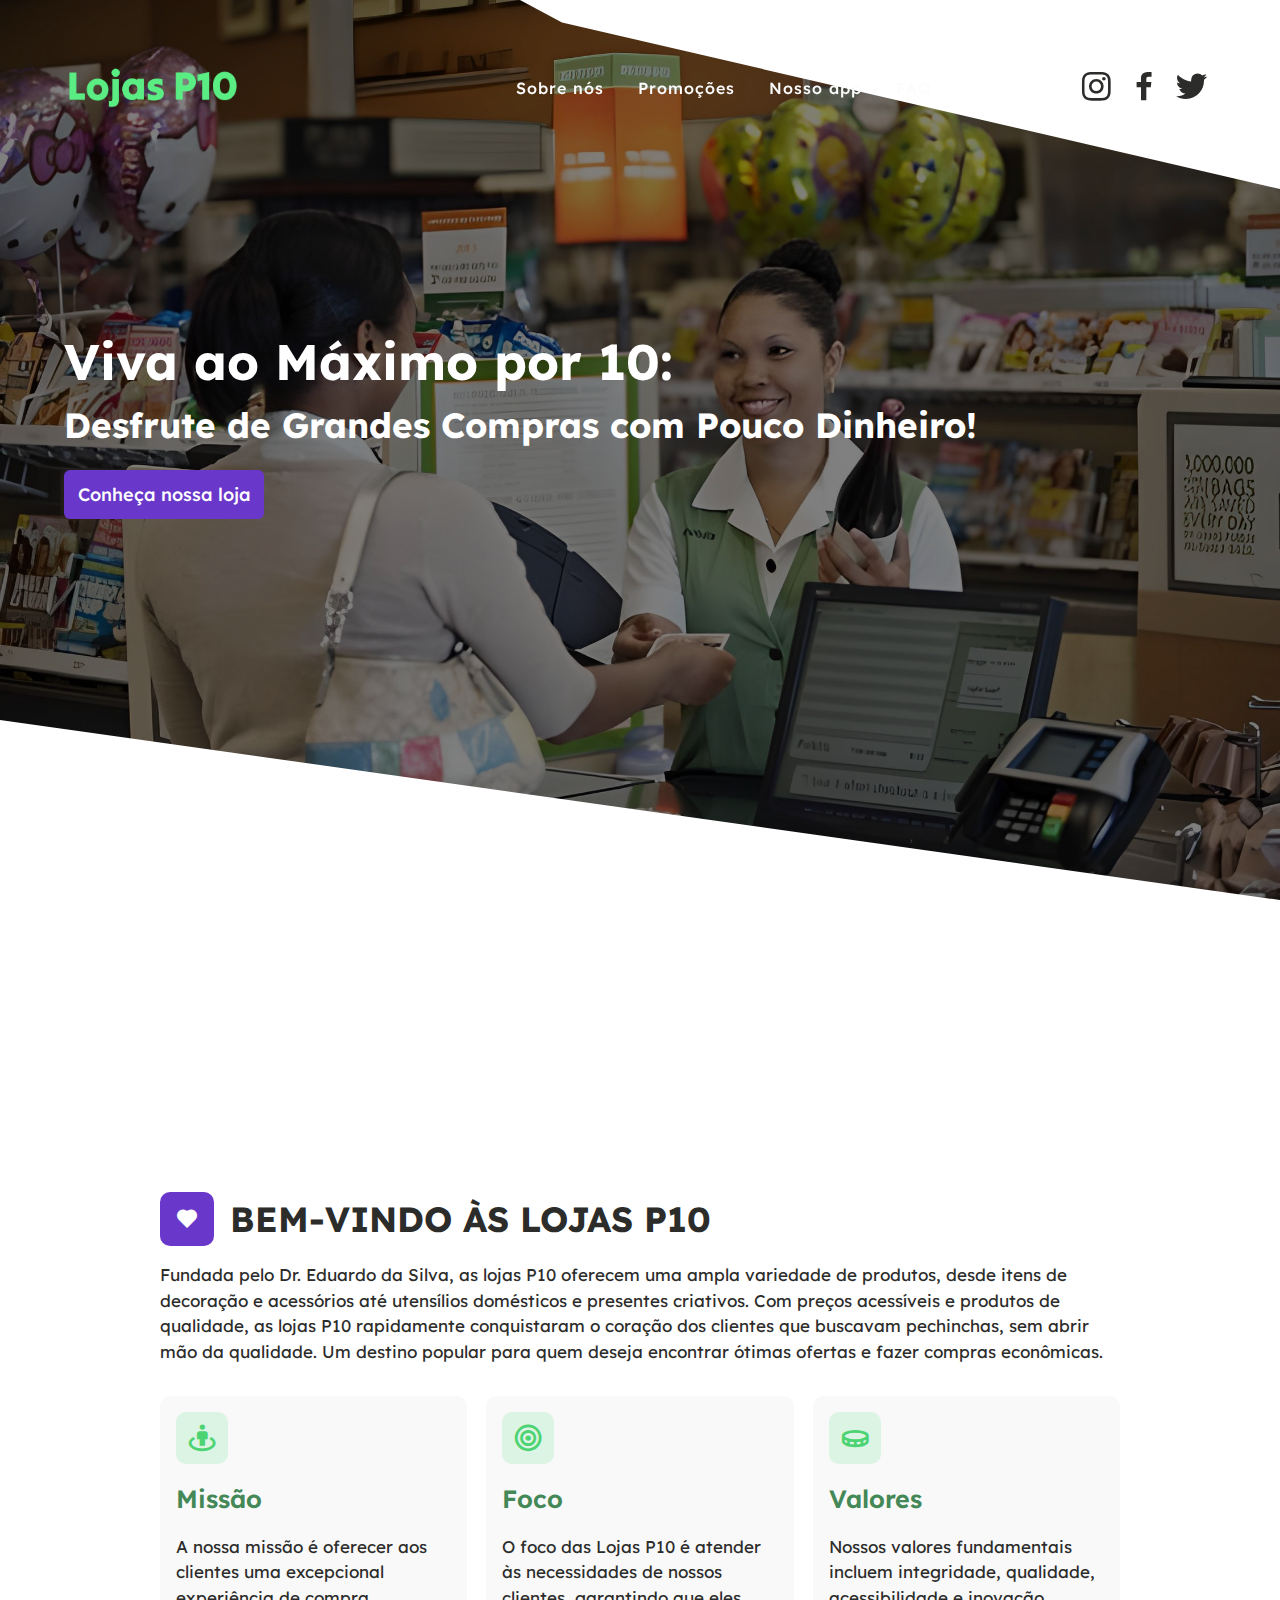
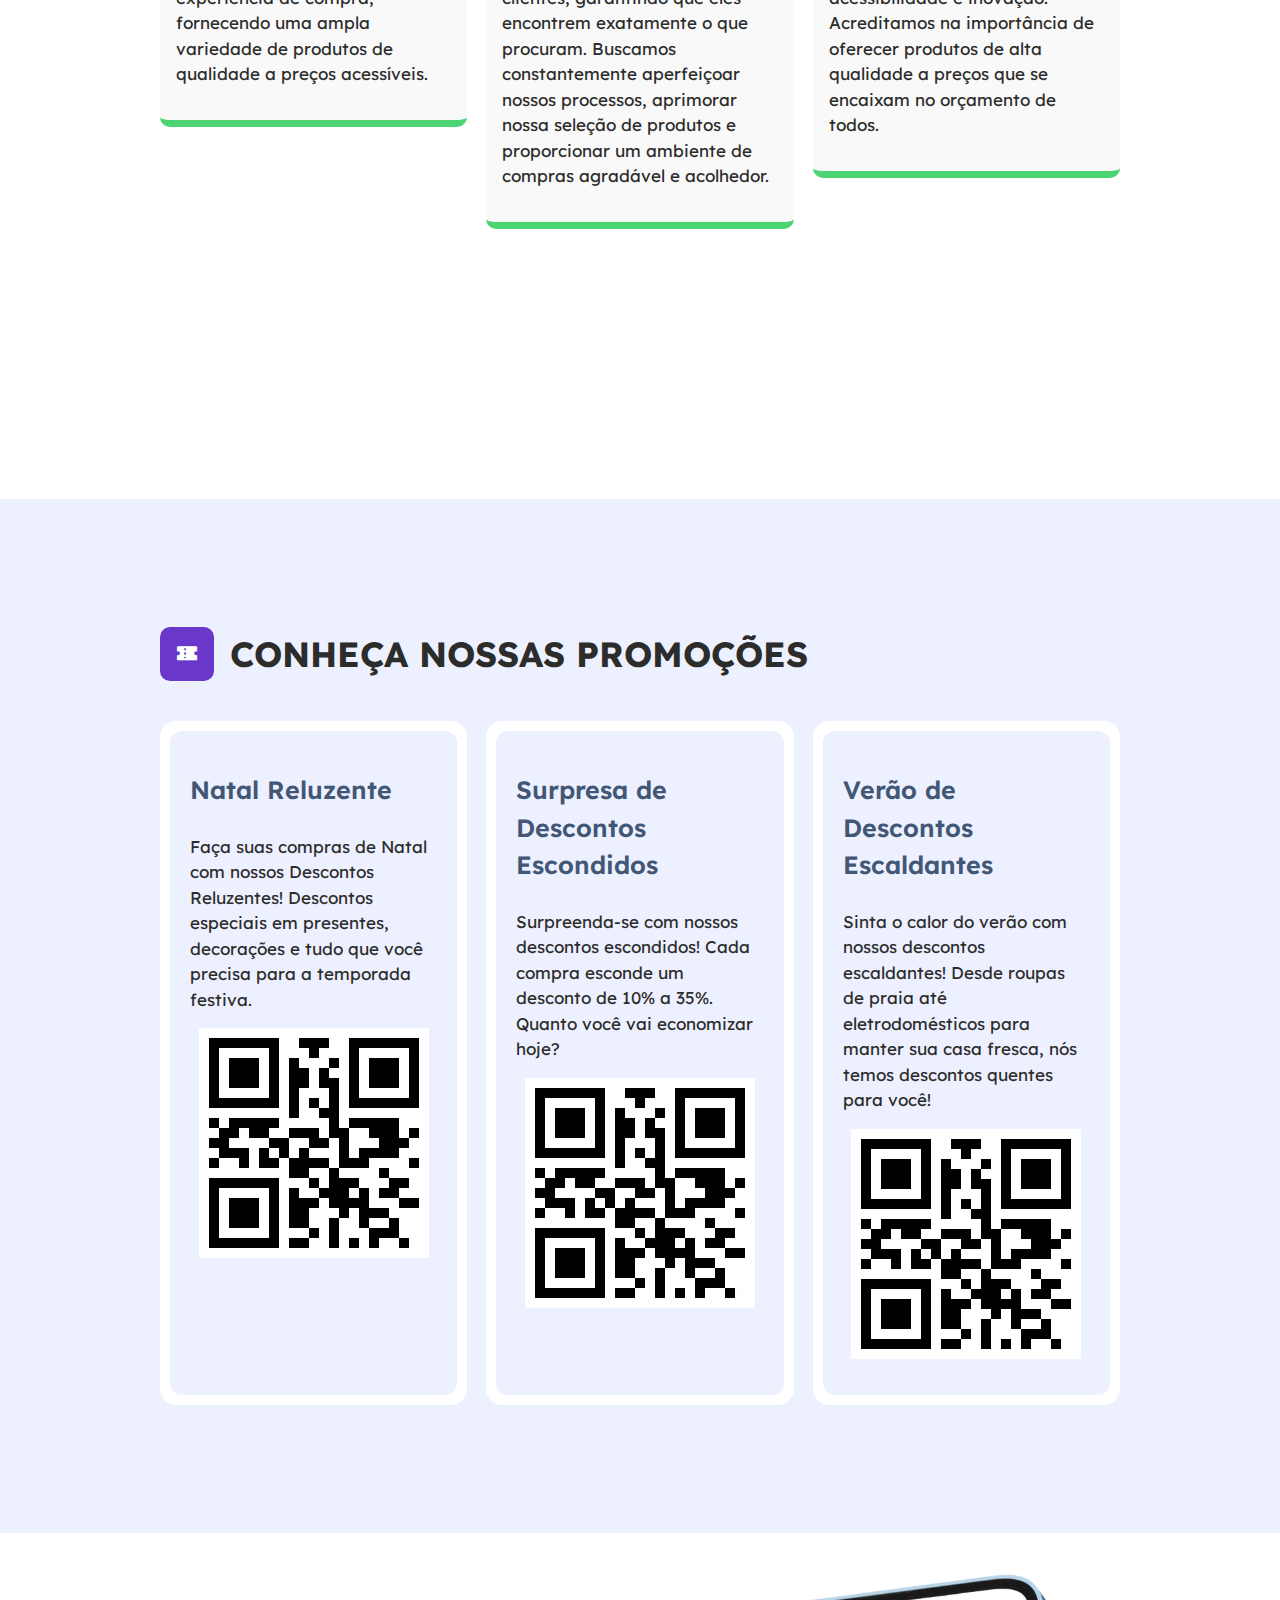
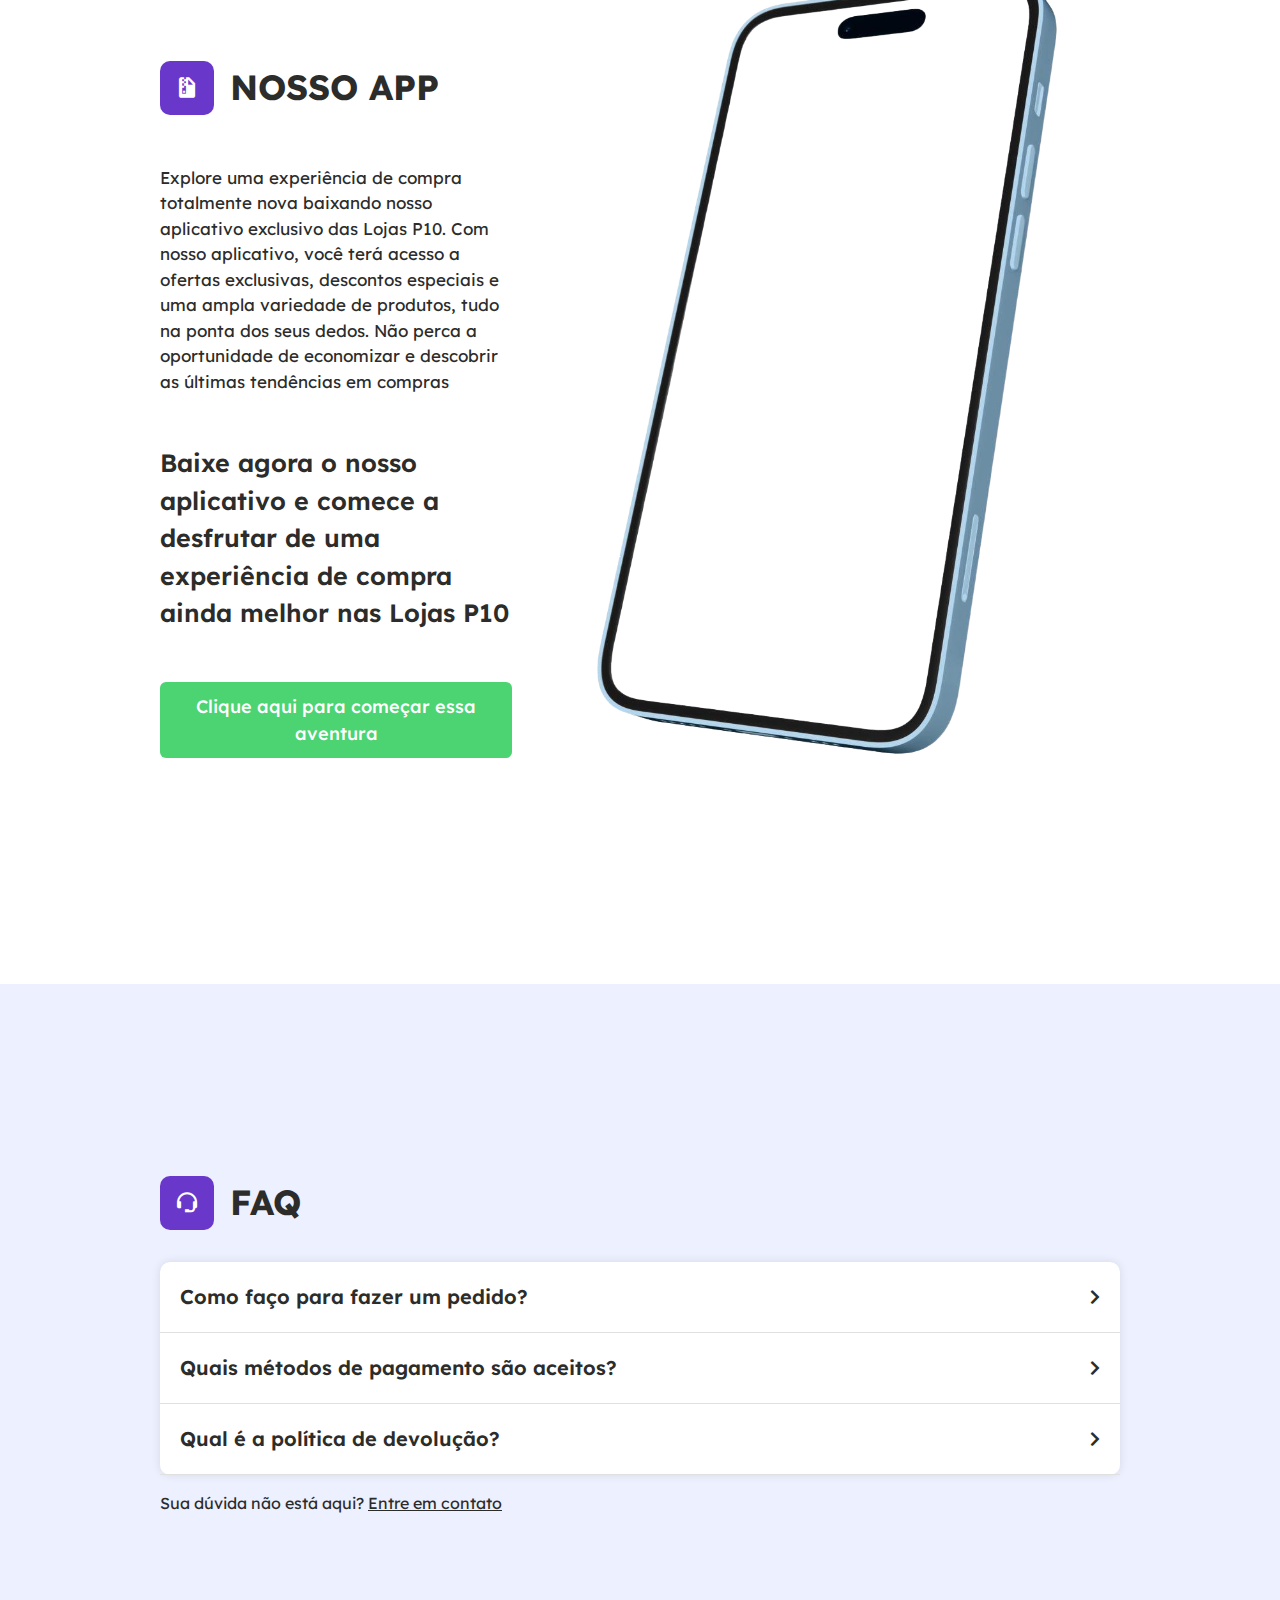
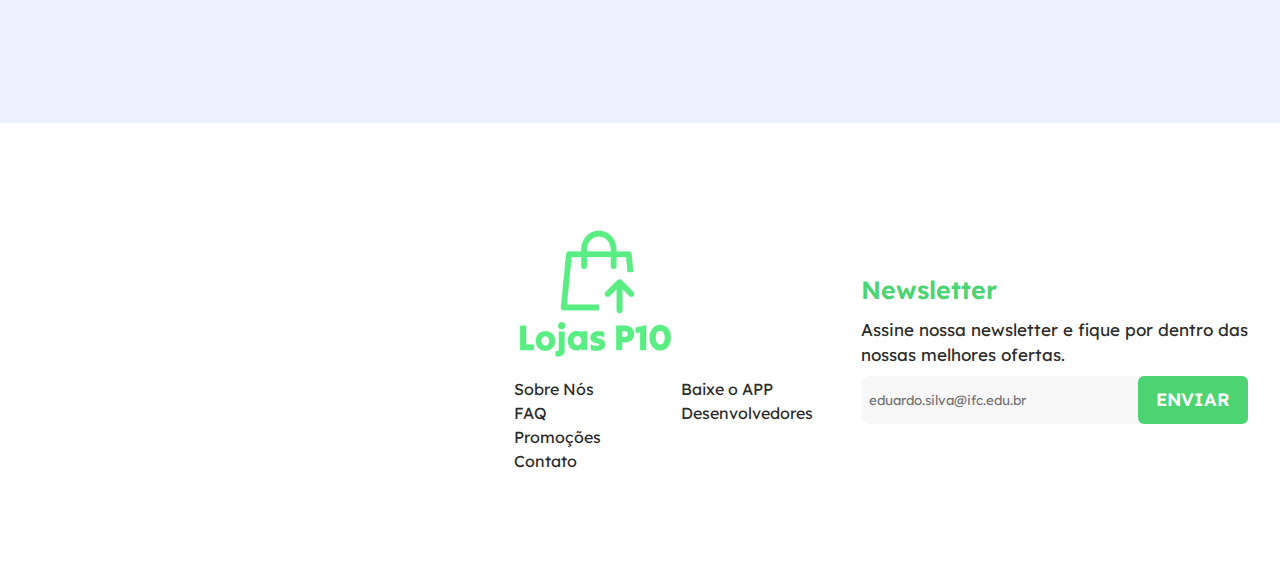
<file: index.html>
<!DOCTYPE html>
<html lang="pt-br">
  <head>
    <meta charset="UTF-8" />
    <meta http-equiv="X-UA-Compatible" content="IE=edge" />
    <meta name="viewport" content="width=device-width, initial-scale=1.0" />
    <link
      rel="icon"
      href="./assets/img/logo/LojasP10/favicon_transparent_32x32.png"
    />
    <link
      rel="stylesheet"
      href="https://cdnjs.cloudflare.com/ajax/libs/font-awesome/5.15.3/css/all.min.css"
    />
    <link
      href="https://unpkg.com/boxicons@2.1.4/css/boxicons.min.css"
      rel="stylesheet"
    />
    <link rel="stylesheet" href="/assets/css/style.css" />
    <link ref="script.js" />
    <title>LOJAS P10</title>
  </head>

  <body>
    <nav>
      <a href="#home">
        <img
          class="logo"
          src="./assets/img/logo/LojasP10/logo-menor-nome.png"
          alt="Logo das lojas P10"
        />
      </a>
      <input type="checkbox" id="click" />
      <label for="click" class="menu-btn">
        <i class="fas fa-bars"></i>
      </label>
      <ul class="center">
        <li><a class="nav-links" href="/#sobre-nos">Sobre nós</a></li>
        <li><a class="nav-links" href="/#promocoes">Promoções</a></li>
        <li><a class="nav-links" href="/#app">Nosso app</a></li>
        <li><a class="nav-links" href="/#faq">FAQ</a></li>
      </ul>
      <ul class="redes">
        <li>
          <a href="#"><i class="bx bxl-instagram"></i></a>
        </li>
        <li>
          <a href="#"><i class="bx bxl-facebook"></i></a>
        </li>
        <li>
          <a href="#"><i class="bx bxl-twitter"></i></a>
        </li>
      </ul>
    </nav>
    <main>
      <section class="hero" id="home">
        <div class="square"></div>
        <div class="diagonal-hero-bg"></div>
        <div class="content">
          <h1>Viva ao Máximo por 10:</h1>
          <h2>Desfrute de Grandes Compras com Pouco Dinheiro!</h2>
          <a href="/#sobre-nos">
            <button class="btn-purple">Conheça nossa loja</button>
          </a>
        </div>
      </section>
      <section class="sobre-nos" id="sobre-nos">
        <div class="missao">
          <div class="title">
            <i class="bx bxs-heart"></i>
            <h2 class="h2-section">BEM-VINDO ÀS LOJAS P10</h2>
          </div>
          <p>
            Fundada pelo Dr. Eduardo da Silva, as lojas P10 oferecem uma ampla
            variedade de produtos, desde itens de decoração e acessórios até
            utensílios domésticos e presentes criativos. Com preços acessíveis e
            produtos de qualidade, as lojas P10 rapidamente conquistaram o
            coração dos clientes que buscavam pechinchas, sem abrir mão da
            qualidade. Um destino popular para quem deseja encontrar ótimas
            ofertas e fazer compras econômicas.
          </p>
          <div class="content" id="cardContainer">
            <div class="card card-direita visible">
              <div class="header">
                <i class="bx bx-street-view"></i>

                <h3>Missão</h3>
              </div>
              <p>
                A nossa missão é oferecer aos clientes uma excepcional
                experiência de compra, fornecendo uma ampla variedade de
                produtos de qualidade a preços acessíveis.
              </p>
            </div>
            <div class="card card-direita visible">
              <div class="header">
                <i class="bx bx-bullseye"></i>
                <h3>Foco</h3>
              </div>
              <p>
                O foco das Lojas P10 é atender às necessidades de nossos
                clientes, garantindo que eles encontrem exatamente o que
                procuram. Buscamos constantemente aperfeiçoar nossos processos,
                aprimorar nossa seleção de produtos e proporcionar um ambiente
                de compras agradável e acolhedor.
              </p>
            </div>
            <div class="card card-esquerda visible">
              <div class="header">
                <i class="bx bx-coin"></i>
                <h3>Valores</h3>
              </div>
              <p>
                Nossos valores fundamentais incluem integridade, qualidade,
                acessibilidade e inovação. Acreditamos na importância de
                oferecer produtos de alta qualidade a preços que se encaixam no
                orçamento de todos.
              </p>
            </div>
          </div>
        </div>
      </section>
      <section class="promocoes" id="promocoes">
        <div class="title">
          <i class="bx bxs-coupon"> </i>
          <h2 class="h2-section">CONHEÇA NOSSAS PROMOÇÕES</h2>
        </div>
        <div class="content">
          <div class="plan">
            <div class="inner">
              <h3 class="title">Natal Reluzente</h3>
              <p class="info">
                Faça suas compras de Natal com nossos Descontos Reluzentes!
                Descontos especiais em presentes, decorações e tudo que você
                precisa para a temporada festiva.
              </p>
              <div class="image">
                <img src="./assets/img/qrCode.png" />
              </div>
            </div>
          </div>
          <div class="plan">
            <div class="inner">
              <h3 class="title">Surpresa de Descontos Escondidos</h3>
              <p class="info">
                Surpreenda-se com nossos descontos escondidos! Cada compra
                esconde um desconto de 10% a 35%. Quanto você vai economizar
                hoje?
              </p>
              <div class="image">
                <img src="./assets/img/qrCode.png" />
              </div>
            </div>
          </div>
          <div class="plan">
            <div class="inner">
              <h3 class="title">Verão de Descontos Escaldantes</h3>
              <p class="info">
                Sinta o calor do verão com nossos descontos escaldantes! Desde
                roupas de praia até eletrodomésticos para manter sua casa
                fresca, nós temos descontos quentes para você!
              </p>
              <div class="image">
                <img src="./assets/img/qrCode.png" />
              </div>
            </div>
          </div>
        </div>
      </section>
      <section class="app" id="app">
        <div class="title">
          <i class="bx bxs-file-archive"></i>
          <h2 class="h2-section">NOSSO APP</h2>
        </div>
        <div class="content">
          <div class="download">
            <p>
              Explore uma experiência de compra totalmente nova baixando nosso
              aplicativo exclusivo das Lojas P10. Com nosso aplicativo, você
              terá acesso a ofertas exclusivas, descontos especiais e uma ampla
              variedade de produtos, tudo na ponta dos seus dedos. Não perca a
              oportunidade de economizar e descobrir as últimas tendências em
              compras
            </p>
            <h3>
              Baixe agora o nosso aplicativo e comece a desfrutar de uma
              experiência de compra ainda melhor nas Lojas P10
            </h3>
            <a href="./assets/template.pdf" download>
              <button class="btn-green">
                Clique aqui para começar essa aventura
              </button>
            </a>
          </div>
          <img
            src="./assets/img/mao_celular.png"
            alt="Celular com o aplicativo das Lojas P10 aberto"
          />
        </div>
      </section>
      <section class="faq" id="faq">
        <div class="title">
          <i class="bx bx-support"></i>
          <h2 class="h2-section">FAQ</h2>
        </div>
        <div class="faq-container">
          <div class="faq-item">
            <h4>Como faço para fazer um pedido?</h4>
            <div class="icon-container">
              <i class="fas fa-chevron-right"></i>
            </div>
          </div>
          <div class="faq-answer">
            <p>
              Fazer um pedido é fácil! Basta navegar pela nossa seleção de
              produtos, adicionar os itens desejados ao carrinho e seguir o
              processo de checkout.
            </p>
          </div>
          <div class="faq-item">
            <h4>Quais métodos de pagamento são aceitos?</h4>
            <div class="icon-container">
              <i class="fas fa-chevron-right"></i>
            </div>
          </div>
          <div class="faq-answer">
            <p>
              Aceitamos cartões de crédito, PayPal e outros métodos de pagamento
              online seguros. As opções de pagamento serão apresentadas durante
              o checkout.
            </p>
          </div>
          <div class="faq-item">
            <h4>Qual é a política de devolução?</h4>
            <div class="icon-container">
              <i class="fas fa-chevron-right"></i>
            </div>
          </div>
          <div class="faq-answer">
            <p>
              Temos uma política de devolução de 30 dias. Se você não estiver
              satisfeito com o seu pedido, entre em contato conosco e
              forneceremos instruções para a devolução e o reembolso
            </p>
          </div>
        </div>
        <div class="contato">
          <span
            >Sua dúvida não está aqui?
            <a id="openModal">Entre em contato</a></span
          >
        </div>
        <div id="myModal" class="modal">
          <form class="form" class="modal-content">
            <div class="inputGroup">
              <input autocomplete="off" required type="text" />
              <label for="name">Nome completo</label>
            </div>

            <div class="inputGroup">
              <input autocomplete="off" required type="email" />
              <label for="name">Email</label>
            </div>

            <div class="inputGroup">
              <input autocomplete="off" required type="tel" />
              <label for="name">Telefone</label>
            </div>
            <div class="inputGroup">
              <textarea required rows="3" placeholder></textarea>
              <label for="name">Sua mensagem:</label>
            </div>

            <button class="btn-green" href="#">ENVIAR</button>
          </form>
        </div>
      </section>
    </main>
    <footer class="row">
      <iframe
        src="https://www.google.com/maps/embed?pb=!1m18!1m12!1m3!1d3573.8822219223816!2d-48.74088992520311!3d-26.394992476959526!2m3!1f0!2f0!3f0!3m2!1i1024!2i768!4f13.1!3m3!1m2!1s0x94deb5609af7afc5%3A0x34c75ce16022aa6a!2sInstituto%20Federal%20Catarinense%20Campus%20Araquari!5e0!3m2!1spt-BR!2sbr!4v1697911202812!5m2!1spt-BR!2sbr"
        width="600"
        height="450"
        style="border: 0"
        allowfullscreen=""
        loading="lazy"
        referrerpolicy="no-referrer-when-downgrade"
      ></iframe>
      <div class="links column">
        <div class="column">
          <img
            class="logo"
            src="./assets/img/logo/LojasP10/logo-menor.png"
            alt="Logo das Lojas P10"
          />
          <div class="row">
            <div class="column">
              <a href="/#sobre-nos">Sobre Nós</a>
              <a href="/#faq">FAQ</a>
              <a href="/#promocoes">Promoções</a>
              <a href="#">Contato</a>
            </div>
            <div class="column">
              <a href="/#app">Baixe o APP</a>
              <a href="https://github.com/Lojas-P10">Desenvolvedores</a>
            </div>
          </div>
        </div>
      </div>
      <div class="contato column">
        <div class="contato-container column">
          <h3>Newsletter</h3>
          <p>
            Assine nossa newsletter e fique por dentro das nossas melhores
            ofertas.
          </p>
          <div class="search-container" id="search">
            <input
              type="email"
              id="input-search"
              placeholder="eduardo.silva@ifc.edu.br"
              autocomplete="off"
            />
            <div>
              <button class="btn-green">ENVIAR</button>
            </div>
          </div>
        </div>
      </div>
    </footer>
    <script src="./script.js"></script>
  </body>
</html>
</file>
<file: assets/css/style.css>
@import url("https://fonts.googleapis.com/css2?family=Josefin+Sans:ital,wght@0,100;0,200;0,300;0,400;0,500;0,600;0,700;1,100;1,200;1,300;1,400;1,500;1,600;1,700&family=Lexend:wght@100;200;300;400;500;600;700;800;900&display=swap");

* {
  margin: 0;
  padding: 0;
  box-sizing: border-box;
  font-family: "Lexend", sans-serif;
  color: #2c2c2b;
  transition: 0.25s ease;
  line-height: 1.5em;
}
html {
  scroll-behavior: smooth;
}
body {
  height: 100vh;
  overflow-x: hidden;
}
main {
  overflow: hidden;
}
/* p,
span {
  font-size: 1.3vw;
} */
h1 {
  font-size: 3.125rem;
}

h2 {
  font-size: 2.188rem;
  font-weight: 700;
}

h3 {
  /* font-size: 1.6em; */
  font-size: 1.563rem;
  font-weight: 600;
}

h4 {
  font-size: 1.25rem;
  font-weight: 600;
}

p {
  font-size: 1.063rem;
  font-weight: 400;
  line-height: 1.5em;
}
.promocoes .content {
  display: flex;
  justify-content: space-between;
  align-items: stretch;
  margin-top: 2.5em;
}

.plan {
  border-radius: 16px;
  padding: 10px;
  background-color: #fff;
  color: #697e91;
  width: 32%;
}

.plan strong {
  font-weight: 600;
  color: #425275;
}

.plan .inner {
  align-items: center;
  padding: 20px;
  padding-top: 40px;
  background-color: #ecf0ff;
  border-radius: 12px;
  height: 100%;
  position: relative;
}
.plan .inner div {
  display: flex;
  margin: 1em 0;
  justify-content: center;
  align-items: center;
}
.plan .inner button {
  width: fit-content;
  padding: 1em;
  position: absolute;

  bottom: 0;
  right: 0;
}
.plan .inner button i {
  font-size: 1.5em;
  color: white;
}
.plan .title {
  font-weight: 600;
  color: #425675;
}
button {
  border-radius: 6px;
  color: #fff;
  cursor: pointer;
  font-weight: 500;
  font-size: 1.125rem;
  text-align: center;
  border: 0;
  outline: 0;
  padding: 0.625em 0.75em;
  text-decoration: none;
}
.btn-green {
  background-color: #4cd372;
}
.btn-green:hover,
.btn-green:focus {
  background-color: #44ba65;
}
.btn-purple {
  background-color: #6938ca;
}
.btn-purple:hover,
.btn-purple:focus {
  background-color: #4133b7;
}

.app img {
  margin-top: -16em;
  width: 38em;
}

.app .content {
  display: flex;
  justify-content: space-between;
}
.app .content .download p,
.app .content .download h3 {
  margin: 2em 0;
}

.faq-container {
  background-color: #fff;
  border-radius: 10px;
  margin-top: 2em;
  box-shadow: 0 0 10px rgba(0, 0, 0, 0.1);
}

.faq-item {
  padding: 20px;
  border-bottom: 1px solid #e0e0e0;
  cursor: pointer;
  transition: background-color 0.3s ease-in-out;
  display: flex;
  justify-content: space-between;
  align-items: center;
}

.faq-item:last-child {
  border-bottom: none;
}

.faq-answer {
  font-size: 16px;
  max-height: 0;
  padding: 0;
  overflow: hidden;
  transition: max-height 0.3s ease-in-out;
  transition: padding 0.3s ease-in-out;
}

.faq-answer.active {
  border-bottom: 1px solid #e0e0e0;
}

.icon-container i {
  font-size: 16px;
  cursor: pointer;
  transition: transform 0.3s ease-in-out;
}

.icon-container i.active {
  transform: rotate(90deg);
}

::selection {
  background-color: #4cd372;
  color: #fff;
}

::-moz-selection {
  background-color: #4cd372;
  color: #fff;
}
.cell-phone {
  position: absolute;
  right: -11%;
  z-index: 99;
  top: 19%;
  width: 53em;
}
.square {
  width: 58em;
  height: 31vh;
  position: absolute;
  background-color: #fff;
  z-index: 99;
}

.square:nth-child(1) {
  right: 0%;
  top: -10%;
  clip-path: polygon(0px 0px, 100% 0px, 100% 100%, 210px 40.33%);
}

.hero {
  display: inline-block;
  width: 100%;
  height: 100vh;
  padding: 0;
  margin-bottom: 2em;
  position: relative;
}

.diagonal-hero-bg button {
  margin-top: 2em;
  width: fit-content;
}
section {
  padding: 8em 10em;
  background-color: #fff;
}

.sobre-nos {
  display: flex;
  flex-direction: column;
  gap: 4em;
  height: 129vh;
  justify-content: center;
}
/* .h2-section {
  font-size: 3vw;
}
 */
.sobre-nos .card {
  height: max-content;
  border-radius: 10px;
  border-bottom: 7px solid #4cd372;
  background-color: #f9f9f9;
  padding: 1em;
  display: flex;
  width: 32%;
  margin: 1em 0em;
  opacity: 1;
  flex-direction: column;
}
.sobre-nos .card:hover {
  transform: translateY(-5px);
}

.sobre-nos .card .header {
  display: flex;
  flex-direction: column;
  gap: 1em;
  margin-bottom: 1em;
}
.sobre-nos .card p {
  margin-bottom: 1em;
  text-align: start;
}

/* h3 {
  font-size: 1.65vw;
}
h4 {
  font-size: 1.5vw;
} */
.sobre-nos .card h3 {
  color: #448857;
}
.sobre-nos .card i {
  color: #4cd372;
}
.sobre-nos .card i {
  font-size: 2em;
  background-color: #dcf4e3;
  padding: 10px;
  width: fit-content;
  border-radius: 10px;
}
.hero button {
  margin-top: 1em
}
.diagonal-hero-bg {
  width: 100%;
  height: 100%;
  padding: 5em;
  background: url(../img/fundo.jpg) no-repeat;
  background-size: cover;
  background-attachment: fixed;
  filter: brightness(0.5);
  background-position: center;
  display: flex;
  clip-path: polygon(0 0, 100% 0, 100% 100%, 0 80%);
  align-items: center;
}
.missao {
  display: flex;
  flex-direction: column;
}

.missao .content {
  display: flex;
  width: 100%;
  margin-top: 1em;
  flex-wrap: wrap;
  flex-direction: row;
  justify-content: space-between;
  align-items: flex-start;
}

.faq .contato {
  margin: 1em 0;
}
.faq .contato a {
  text-decoration: underline;
}
.faq .contato a:hover {
  text-decoration: none;
  cursor: pointer;
}
nav .center {
  display: flex;
  gap: 1.5em;
}

.hero .content img {
  width: 27em;
}
.hero .content {
  position: absolute;
  top: 36%;
  left: 5%;
}

nav .bx {
  font-size: 3vw;
}

.hero .content h1,  .hero .content h2{
  color: white;
}

.title i {
  color: white;
  background-color: #6938ca;
  border-radius: 10px;
  padding: 15px;
  font-size: 1.5em;
}
.title {
  display: flex;
  gap: 1em;
  margin-bottom: 1em;
  align-items: center;
}
.promocoes,
.faq {
  background-color: #ecf0ff;
}
.promocoes .card {
  overflow: hidden;
  border-radius: 0.5rem;
  width: 32%;
  background-color: #fff;
}

nav {
  display: flex;
  padding: 0 4em;
  width: 100%;
  background: #fff0;
  z-index: 100;
  align-items: center;
  position: fixed;
  height: 11em;
  flex-wrap: wrap;
  justify-content: space-between;
}

nav .logo {
  width: 11em;
}

nav ul {
  display: flex;
  list-style: none;
  flex-wrap: nowrap;
  align-items: center;
}

nav ul li {
  margin: 0 5px;
}

nav ul li .nav-links {
  text-decoration: none;
/*   font-size: 1.5vw; */
  color: white;
  font-weight: 500;
  letter-spacing: 1px;
  transition: color 0.3s ease;
}

nav ul li .nav-links.active,
nav ul li .nav-links:focus nav ul li .nav-links:hover {
  color: #4cd372;
}

h1 {
  font-weight: bold;
}

nav .menu-btn i {
  color: #2c2c2b;
  font-size: 2em;
  cursor: pointer;
  display: none;
}

input[type="checkbox"] {
  display: none;
}
.faq {
  padding: 12em 10em;
}
.search-container {
  display: flex;
  width: 100%;
  background-color: #f8f8f8;
  align-items: center;
  border-radius: 10px;
}
input:focus,
input:hover {
  outline: none;
  border-color: #4133b7;
  background-color: #fff;
  box-shadow: 0 0 0 5px #4033b76d;
}
form {
  background-color: white;
  padding: 1em;
  border-radius: 10px;
  width: 40%;
}

.inputGroup {
  margin: 1.5em 0;
  position: relative;
}

.inputGroup input,
textarea {
  padding: 0.8em;
  outline: none;
  border: 2px solid rgb(200, 200, 200);
  border-radius: 10px;
  width: 100%;
}

.inputGroup label {
  font-size: 100%;
  position: absolute;
  left: 0;
  padding: 0.8em;
  margin-left: 0.5em;
  pointer-events: none;
  transition: all 0.3s ease;
  color: rgb(100, 100, 100);
}

.inputGroup :is(input:focus, input:valid) ~ label,
.inputGroup :is(textarea:focus, textarea:valid) ~ label {
  transform: translateY(-50%) scale(0.9);
  margin: 0em;
  margin-left: 1.3em;
  padding: 0.4em;
  background-color: #fff;
}

.inputGroup :is(input:focus, input:valid) {
  border-color: rgb(150, 150, 200);
}

.modal {
  display: none;
  position: fixed;
  top: 0;
  left: 0;
  z-index: 100;
  width: 100%;
  height: 100%;
  background-color: rgba(0, 0, 0, 0.5);
  align-items: center;
  justify-content: center;
}

.modal-content {
  background-color: #fff;
  margin: 15% auto;
  padding: 20px;
  box-shadow: 0 4px 8px 0 rgba(0, 0, 0, 0.2);
}

footer input {
  border-radius: 10px;
  outline: 0;
  border: 0;
  padding: 0.6em;
  background-color: #f8f8f8;

  width: 100%;
}

footer button {
  padding: 0.6em 1em;
  font-weight: 600;
}

footer {
  background-color: #fff;
  width: 100%;
  gap: 3em;
  padding-right: 2em;
  align-items: center;
  justify-content: space-between;
}

footer a {
  color: #2c2c2b;
  text-decoration: none;
  width: fit-content;
}

footer a:hover {
  text-decoration: underline;
}

footer .logo {
  width: 10em;
  margin-bottom: 1em;
}

footer .contato {
  width: 40%;
}

footer .contato-container {
  gap: 0.5em;
}

footer .row {
  gap: 5em;
}

footer h3 {
  color: #4cd372;
}

footer .links {
  align-items: flex-start;
}

.column {
  display: flex;
  flex-direction: column;
}

.row {
  display: flex;
  flex-direction: row;
}

.teste {
  background-color: white;
}

::-webkit-scrollbar {
  width: 8px;
}

::-webkit-scrollbar-track {
  background: #ffffff;
}

::-webkit-scrollbar-thumb {
  background: #4cd372;
  border-radius: 2em;
}

::-webkit-scrollbar-thumb:hover {
  background: #4cd372;
}
@media (max-width: 1272px) {
  /*   .sobre-nos {
    padding: 32em 10em;
  } */
  .app img {
    display: none;
  }
}
@media (max-width: 1100px) {
  footer .links .column .row {
    display: none;
  }
/*   p,
  span {
    font-size: 1.8vw;
  }
  h3 {
    font-size: 2vw;
  } */
  /*   .sobre-nos {
    padding: 40em 3em;
  } */
  section,
  .faq {
    padding: 11em 3em;
  }

  nav .menu-btn i {
    display: block;
  }

  nav {
    justify-content: space-between;
    padding: 0 2.5em;
    background: #fff;
    height: 6em;
    box-shadow: 0 0 10px rgba(0, 0, 0, 0.1);
  }

  #click:checked ~ .menu-btn i:before {
    content: "\f00d";
  }
  .square:nth-child(1) {
    display: none;
  }
  nav ul li .nav-links {
    transition: none
  }
  nav ul {
    z-index: 5;
    position: absolute;
    background-color: white;;
    top: 6em;
    right: -100%;
    width: 36%;
    height: 100vh;
    border-radius: 0 0 20px 20px;
    text-align: center;
  }

  #click:checked ~ ul {
    right: 0;
  }
  .center {
    flex-direction: column;
  }
  .redes {
    display: none;
  }
  .redes i {
    font-size: 2em;
  }
  nav ul li {
    width: 100%;
    margin: 40px 0;
  }

  nav ul li .nav-links {
    width: 100%;
    color: #2c2c2b;
    margin-right: -100%;
    display: block;
    font-size: 20px;
  }

  #click:checked ~ ul li a {
    margin-left: 0px;
  }
}
@media (max-width: 920px) {
  footer {
    gap: 1em;
  }
  footer .logo {
    display: none;
  }
  footer .contato {
    width: 70%;
  }

  #logo-responsiva {
    display: block;
  }

  #logo-responsiva-meio {
    display: none;
  }
}

@media (max-width: 900px) {
  .hero {
    margin-bottom: 5em
  }
}
@media (max-width: 875px) {
  .sobre-nos .card {
    width: 100%;
  }
  .promocoes {
    margin-top: 8em;
  }
  .promocoes .content {
    flex-wrap: wrap;
  }
  .promocoes .plan {
    width: 48%;
  }
  .promocoes .plan:nth-child(3) {
    width: 100%;
    margin-top: 1em;
  }
  footer .contato {
    width: 100%;
  }
}
@media (max-width: 768px) {
  .promocoes .content {
    flex-direction: column;
  }
  .promocoes .plan {
    width: 100%;
    margin-top: 1em;
  }
  .hero {
    margin-bottom: 8em
  }
}

@media (max-width: 615px) {
  footer {
    padding: 0;
    overflow: hidden;
  }
  form {
    width: 90%;
  }
  nav ul {
    width: 60%
  }
  section, .faq {
    padding: 6em 1em;
}
  footer .contato {
    padding: 2em;
  }
  .row {
    flex-direction: column-reverse;
  }
  h1 {
    font-size: 2.125rem;
  }

  h2 {
    font-size: 1.588rem;
    font-weight: 700;
  }
  html {
    scroll-padding-top: 3em;
  }

  h3 {
    /* font-size: 1.6em; */
    font-size: 1.2rem;
    font-weight: 600;
  }

  h4 {
    font-size: 1.15em;
  }

  p {
    font-size: 1rem;
    font-weight: 400;
    line-height: 1.2em;
  }

  a {
    font-size: 0.8rem;
  }
}

@media (max-width: 450px) {
  .hero {
    margin-bottom: 10em
  }
}
</file>
